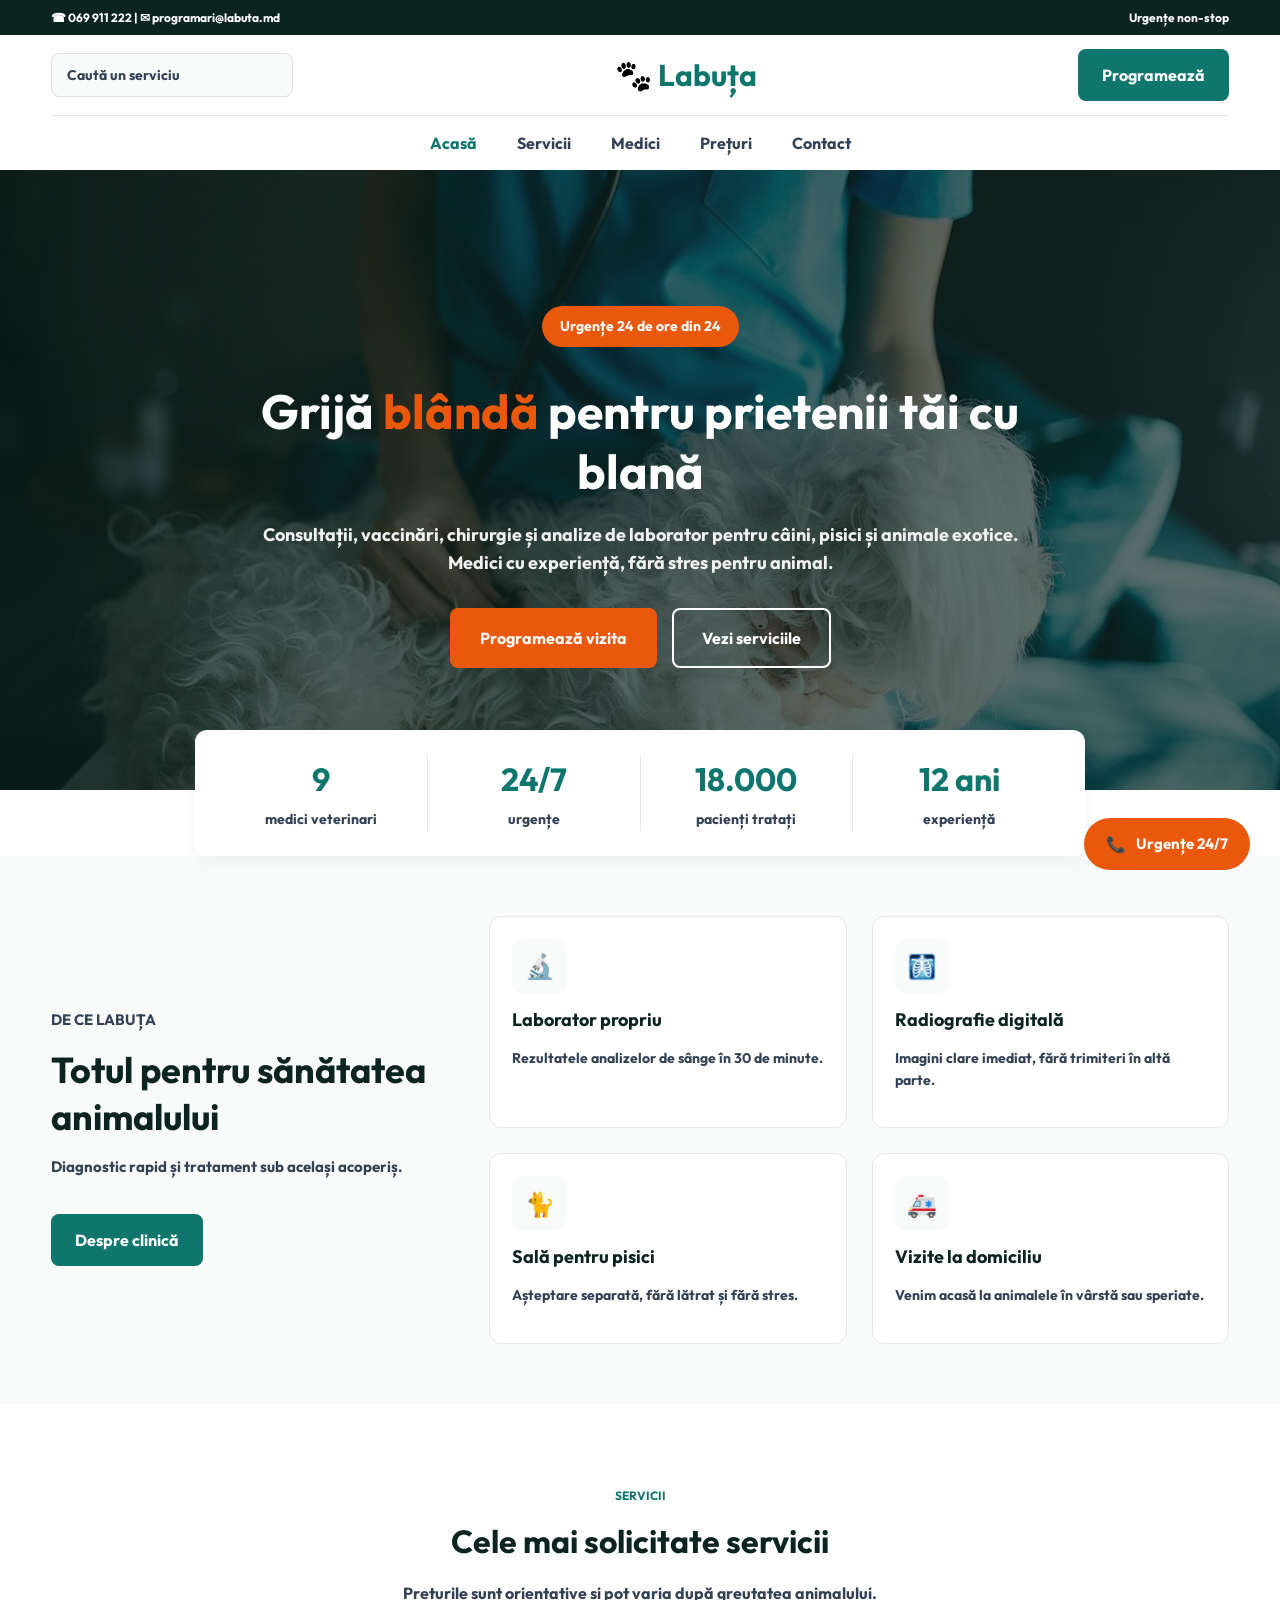
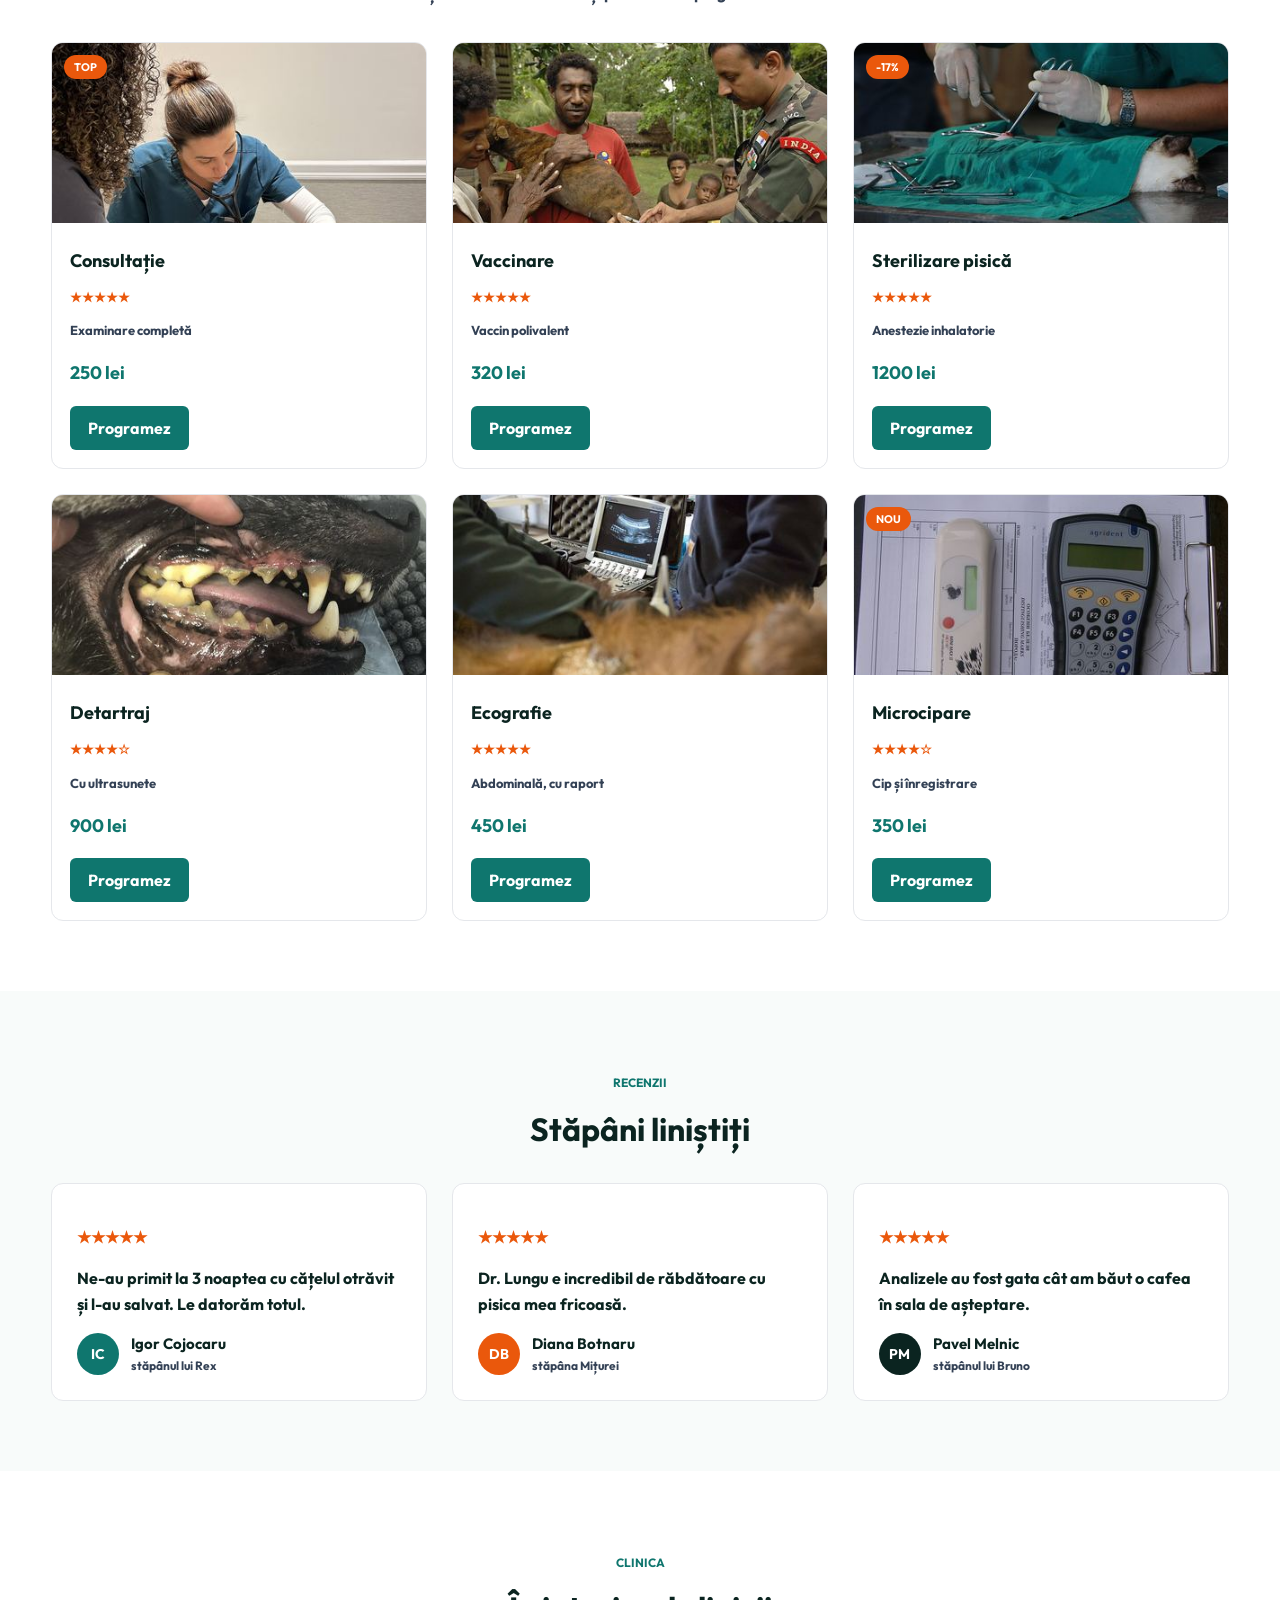
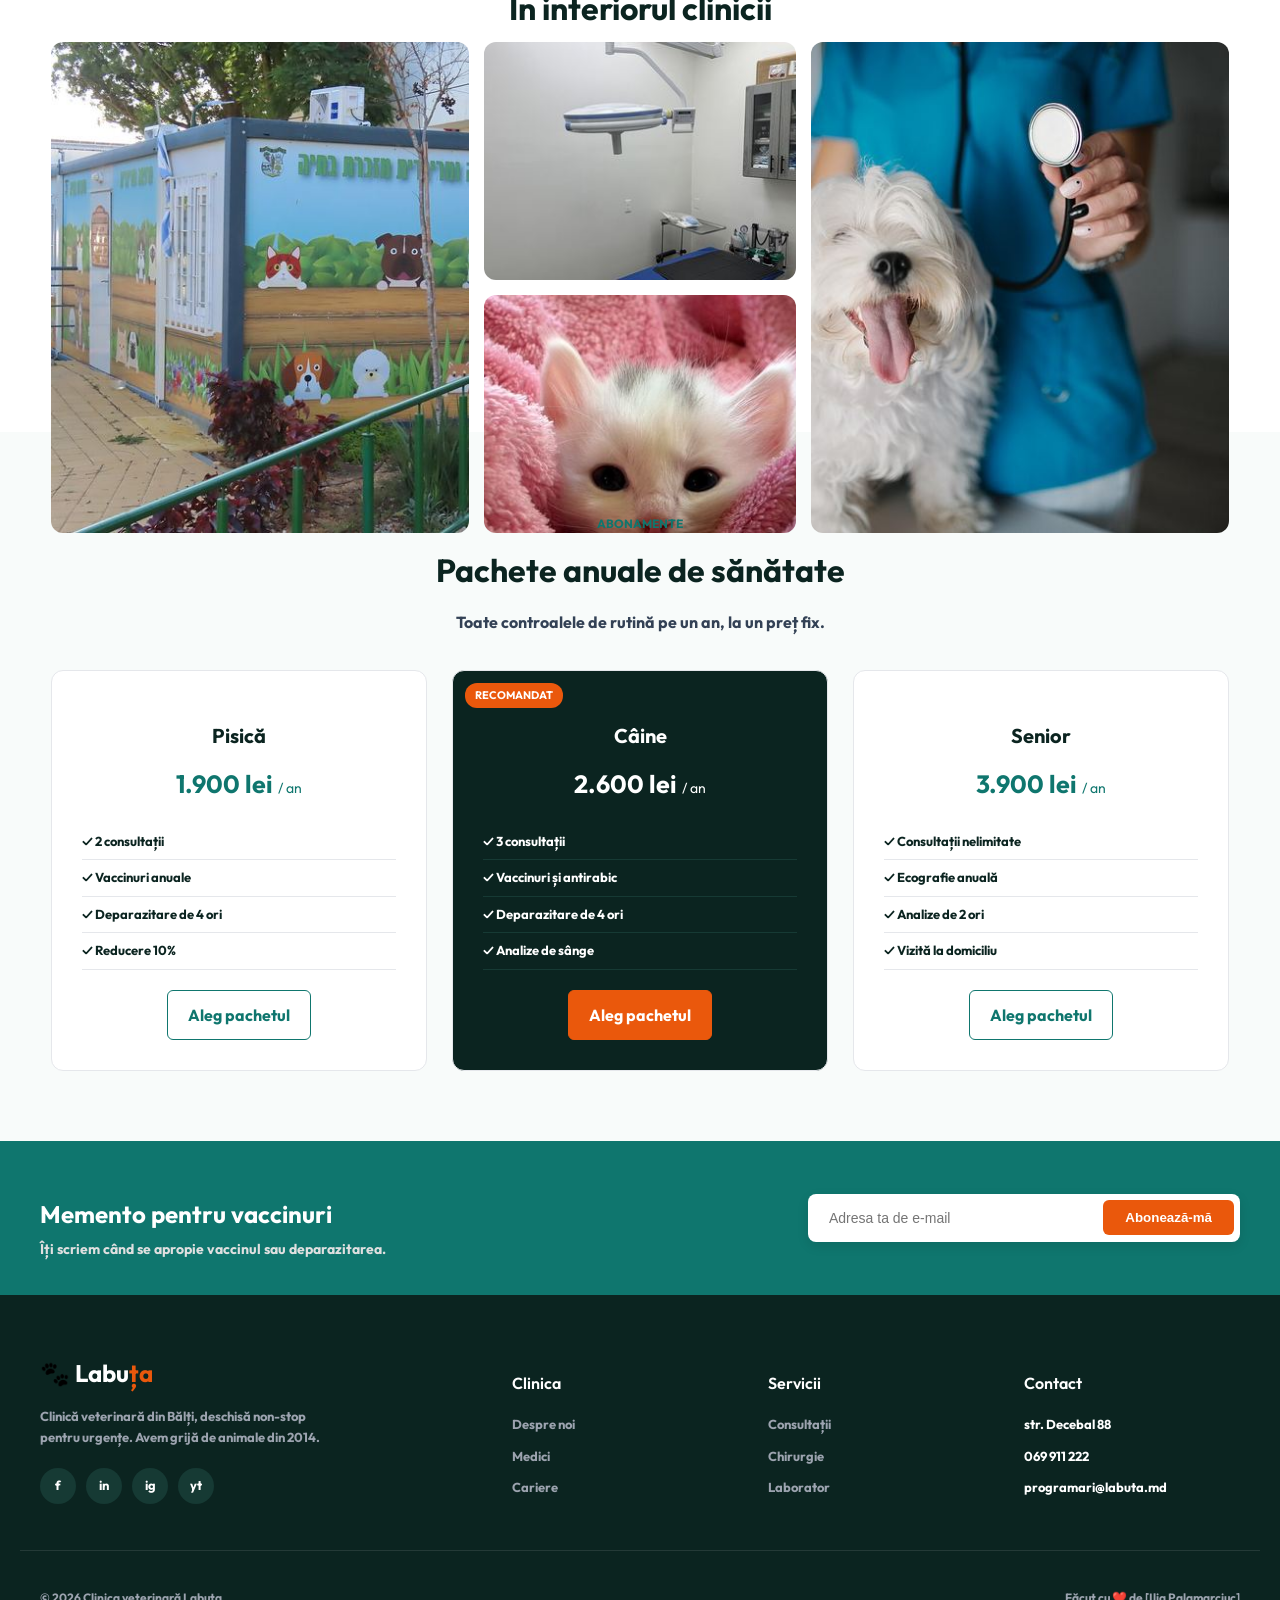
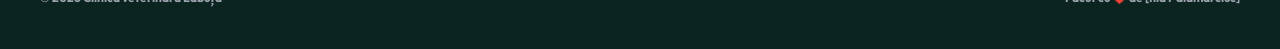
<file: index.html>
<!DOCTYPE html>
<html lang="ro">
<head>
    <meta charset="UTF-8">
    <meta name="viewport" content="width=device-width, initial-scale=1.0">
    <title>Labuța - Clinica Veterinară</title>
    <link rel="stylesheet" href="css/style.css">
</head>
<body>

    <!-- Верхняя полоса -->
    <div class="top-bar">
        <p>☎ 069 911 222 | ✉ programari@labuta.md</p>
        <p>Urgențe non-stop</p>
    </div>

    <!-- Шапка -->
    <div class="header">

        <div class="header-top">

            <div class="search">
                <p>Caută un serviciu</p>
            </div>

            <div class="logo">
                <h2><span class="paw-icon">🐾</span> Labuța</h2>
            </div>

            <div class="header-button">
                <a href="#contact">Programează</a>
            </div>

        </div>

        <!-- Навигация -->
        <div class="navigation">
            <div class="navigation-links">
                <a href="#home">Acasă</a>
                <a href="#services">Servicii</a>
                <a href="#about">Medici</a>
                <a href="#prices">Prețuri</a>
                <a href="#contact">Contact</a>
            </div>
        </div>

    </div>

    <!-- Главный экран -->
    <div class="hero" id="home">

        <img src="images/veterinarian-dog.jpg" alt="Medic veterinar si câine">

        <div class="hero-content">

            <p class="hero-label">Urgențe 24 de ore din 24</p>

            <h1>Grijă <span>blândă</span> pentru prietenii tăi cu blană</h1>

            <p class="hero-description">
                Consultații, vaccinări, chirurgie și analize de laborator
                pentru câini, pisici și animale exotice.
                Medici cu experiență, fără stres pentru animal.
            </p>

            <div class="hero-buttons">
                <a href="#contact">Programează vizita</a>
                <a href="#services">Vezi serviciile</a>
            </div>

        </div>

    </div>

    <!-- Статистика -->
    <div class="statistics">

        <div class="stat-item">
            <h2>9</h2>
            <p>medici veterinari</p>
        </div>

        <div class="stat-item">
            <h2>24/7</h2>
            <p>urgențe</p>
        </div>

        <div class="stat-item">
            <h2>18.000</h2>
            <p>pacienți tratați</p>
        </div>

        <div class="stat-item">
            <h2>12 ani</h2>
            <p>experiență</p>
        </div>

    </div>

    <!-- Почему мы -->
    <div class="about" id="about">

        <div class="about-content">

            <p class="section-label">DE CE LABUȚA</p>

            <h2>Totul pentru sănătatea animalului</h2>

            <p>Diagnostic rapid și tratament sub același acoperiș.</p>

            <a href="#contact">Despre clinică</a>

        </div>

        <!-- Преимущества -->
        <div class="features" id="features">

            <div class="feature-card">
                <div class="feature-icon">🔬</div>
                <h3>Laborator propriu</h3>
                <p>Rezultatele analizelor de sânge în 30 de minute.</p>
            </div>

            <div class="feature-card">
                <div class="feature-icon">🩻</div>
                <h3>Radiografie digitală</h3>
                <p>Imagini clare imediat, fără trimiteri în altă parte.</p>
            </div>

            <div class="feature-card">
                <div class="feature-icon">🐈</div>
                <h3>Sală pentru pisici</h3>
                <p>Așteptare separată, fără lătrat și fără stres.</p>
            </div>

            <div class="feature-card">
                <div class="feature-icon">🚑</div>
                <h3>Vizite la domiciliu</h3>
                <p>Venim acasă la animalele în vârstă sau speriate.</p>
            </div>

        </div>

    </div>

    <!-- Услуги -->
    <div class="services" id="services">

        <p class="section-label">SERVICII</p>

        <h2>Cele mai solicitate servicii</h2>

        <p>Prețurile sunt orientative și pot varia după greutatea animalului.</p>

        <div class="services-grid">
<div class="service-card">
    <span class="card-badge">TOP</span>
    <img src="images/consultation.jpg" alt="Consultație">
    <div class="service-content">
        <h3>Consultație</h3>
        <p>★★★★★</p>
        <p>Examinare completă</p>
        <p>250 lei</p>
        <a href="#contact">Programez</a>
    </div>
</div>

            <div class="service-card">
                <img src="images/vaccination.jpg" alt="Vaccinare">
                <div class="service-content">
                    <h3>Vaccinare</h3>
                    <p>★★★★★</p>
                    <p>Vaccin polivalent</p>
                    <p>320 lei</p>
                    <a href="#contact">Programez</a>
                </div>
            </div>

            <div class="service-card">
                <span class="card-badge">-17%</span>
                <img src="images/sterilization.jpg" alt="Sterilizare pisică">
                <div class="service-content">
                    <h3>Sterilizare pisică</h3>
                    <p>★★★★★</p>
                    <p>Anestezie inhalatorie</p>
                    <p>1200 lei</p>
                    <a href="#contact">Programez</a>
                </div>
            </div>

            <div class="service-card">
                <img src="images/dental.jpg" alt="Detartraj">
                <div class="service-content">
                    <h3>Detartraj</h3>
                    <p>★★★★☆</p>
                    <p>Cu ultrasunete</p>
                    <p>900 lei</p>
                    <a href="#contact">Programez</a>
                </div>
            </div>

            <div class="service-card">
                <img src="images/ecografie.jpg" alt="Ecografie">
                <div class="service-content">
                    <h3>Ecografie</h3>
                    <p>★★★★★</p>
                    <p>Abdominală, cu raport</p>
                    <p>450 lei</p>
                    <a href="#contact">Programez</a>
                </div>
            </div>

            <div class="service-card">
                <span class="card-badge">NOU</span>
                <img src="images/microchip.jpg" alt="Microcipare">
                <div class="service-content">
                    <h3>Microcipare</h3>
                    <p>★★★★☆</p>
                    <p>Cip și înregistrare</p>
                    <p>350 lei</p>
                    <a href="#contact">Programez</a>
                </div>
            </div>

        </div>

    </div>

    <!-- Отзывы -->
    <div class="reviews">

        <p class="section-label">RECENZII</p>

        <h2>Stăpâni liniștiți</h2>

        <div class="reviews-grid">

    <div class="review-card">
        <p>★★★★★</p>
        <p>Ne-au primit la 3 noaptea cu cățelul otrăvit și l-au salvat. Le datorăm totul.</p>
        <div class="review-author">
            <div class="author-avatar avatar-ic">IC</div>
            <div>
                <h3>Igor Cojocaru</h3>
                <p>stăpânul lui Rex</p>
            </div>
        </div>
    </div>

    <div class="review-card">
        <p>★★★★★</p>
        <p>Dr. Lungu e incredibil de răbdătoare cu pisica mea fricoasă.</p>
        <div class="review-author">
            <div class="author-avatar avatar-db">DB</div>
            <div>
                <h3>Diana Botnaru</h3>
                <p>stăpâna Mițurei</p>
            </div>
        </div>
    </div>

    <div class="review-card">
        <p>★★★★★</p>
        <p>Analizele au fost gata cât am băut o cafea în sala de așteptare.</p>
        <div class="review-author">
            <div class="author-avatar avatar-pm">PM</div>
            <div>
                <h3>Pavel Melnic</h3>
                <p>stăpânul lui Bruno</p>
            </div>
        </div>
    </div>

</div>

    </div>

    <!-- Галерея -->
    <div class="gallery">

        <p class="section-label">CLINICA</p>

        <h2>În interiorul clinicii</h2>

        <div class="gallery-grid">
            <img src="images/clinic.jpg" alt="Fațada clinicii">
            <div class="gallery-col">
                <img src="images/cabinet.jpg" alt="Cabinet veterinar">
                <img src="images/kitten.jpg" alt="Pisoi">
            </div>
            <img src="images/dog.jpg" alt="Examinarea unui câine">
        </div>

    </div>

    <!-- Тарифы -->
    <div class="pricing" id="prices">

        <p class="section-label">ABONAMENTE</p>

        <h2>Pachete anuale de sănătate</h2>

        <p>Toate controalele de rutină pe un an, la un preț fix.</p>

        <div class="pricing-grid">

            <div class="price-card">
                <h3>Pisică</h3>
                <h2>1.900 lei <span>/ an</span></h2>
                <ul>
                    <li>✓ 2 consultații</li>
                    <li>✓ Vaccinuri anuale</li>
                    <li>✓ Deparazitare de 4 ori</li>
                    <li>✓ Reducere 10%</li>
                </ul>
                <a href="#contact">Aleg pachetul</a>
            </div>

            <div class="price-card">
                <span class="card-badge">RECOMANDAT</span>
                <h3>Câine</h3>
                <h2>2.600 lei <span>/ an</span></h2>
                <ul>
                    <li>✓ 3 consultații</li>
                    <li>✓ Vaccinuri și antirabic</li>
                    <li>✓ Deparazitare de 4 ori</li>
                    <li>✓ Analize de sânge</li>
                </ul>
                <a href="#contact">Aleg pachetul</a>
            </div>

            <div class="price-card">
                <h3>Senior</h3>
                <h2>3.900 lei <span>/ an</span></h2>
                <ul>
                    <li>✓ Consultații nelimitate</li>
                    <li>✓ Ecografie anuală</li>
                    <li>✓ Analize de 2 ori</li>
                    <li>✓ Vizită la domiciliu</li>
                </ul>
                <a href="#contact">Aleg pachetul</a>
            </div>

        </div>

    </div>

    <!-- Футер и напоминание о вакцинации -->
    <footer class="footer-section">

        <!-- Баннер напоминания о вакцинах -->
        <div class="newsletter-banner" id="contact">
            <div class="container newsletter-content">
                <div class="newsletter-text">
                    <h2>Memento pentru vaccinuri</h2>
                    <p>Îți scriem când se apropie vaccinul sau deparazitarea.</p>
                </div>
                <form class="newsletter-form">
                    <input type="email" placeholder="Adresa ta de e-mail" required>
                    <button type="submit" class="btn-subscribe">Abonează-mă</button>
                </form>
            </div>
        </div>

        <!-- Основной подвал -->
        <div class="footer-main">
            <div class="container footer-grid">

                <!-- О компании -->
                <div class="footer-col about-col">
                    <div class="footer-logo">
                        <span class="paw-icon">🐾</span> Labu<span>ța</span>
                    </div>
                    <p class="footer-desc">
                        Clinică veterinară din Bălți, deschisă non-stop
                        pentru urgențe. Avem grijă de animale din 2014.
                    </p>
                    <div class="social-icons">
                        <a href="#" aria-label="Facebook">f</a>
                        <a href="#" aria-label="LinkedIn">in</a>
                        <a href="#" aria-label="Instagram">ig</a>
                        <a href="#" aria-label="YouTube">yt</a>
                    </div>
                </div>

                <!-- Клиника -->
                <div class="footer-col">
                    <h3>Clinica</h3>
                    <ul>
                        <li><a href="#about">Despre noi</a></li>
                        <li><a href="#about">Medici</a></li>
                        <li><a href="#contact">Cariere</a></li>
                    </ul>
                </div>

                <!-- Услуги -->
                <div class="footer-col">
                    <h3>Servicii</h3>
                    <ul>
                        <li><a href="#services">Consultații</a></li>
                        <li><a href="#services">Chirurgie</a></li>
                        <li><a href="#services">Laborator</a></li>
                    </ul>
                </div>

                <!-- Контакты -->
                <div class="footer-col">
                    <h3>Contact</h3>
                    <ul>
                        <li>str. Decebal 88</li>
                        <li>069 911 222</li>
                        <li>programari@labuta.md</li>
                    </ul>
                </div>

            </div>

            <!-- Нижняя строка копирайта -->
            <div class="container footer-bottom">
                <p>© 2026 Clinica veterinară Labuța</p>
                <p>Făcut cu ❤️ de [Ilia Palamarciuc]</p>
            </div>

        </div>

    </footer>
<!-- Кнопка экстренной связи -->
<a href="tel:069911222" class="fixed-emergency-btn">
    <span class="emergency-icon">📞</span>
    <span>Urgențe 24/7</span>
</a>
    
</body>
</html>
</file>
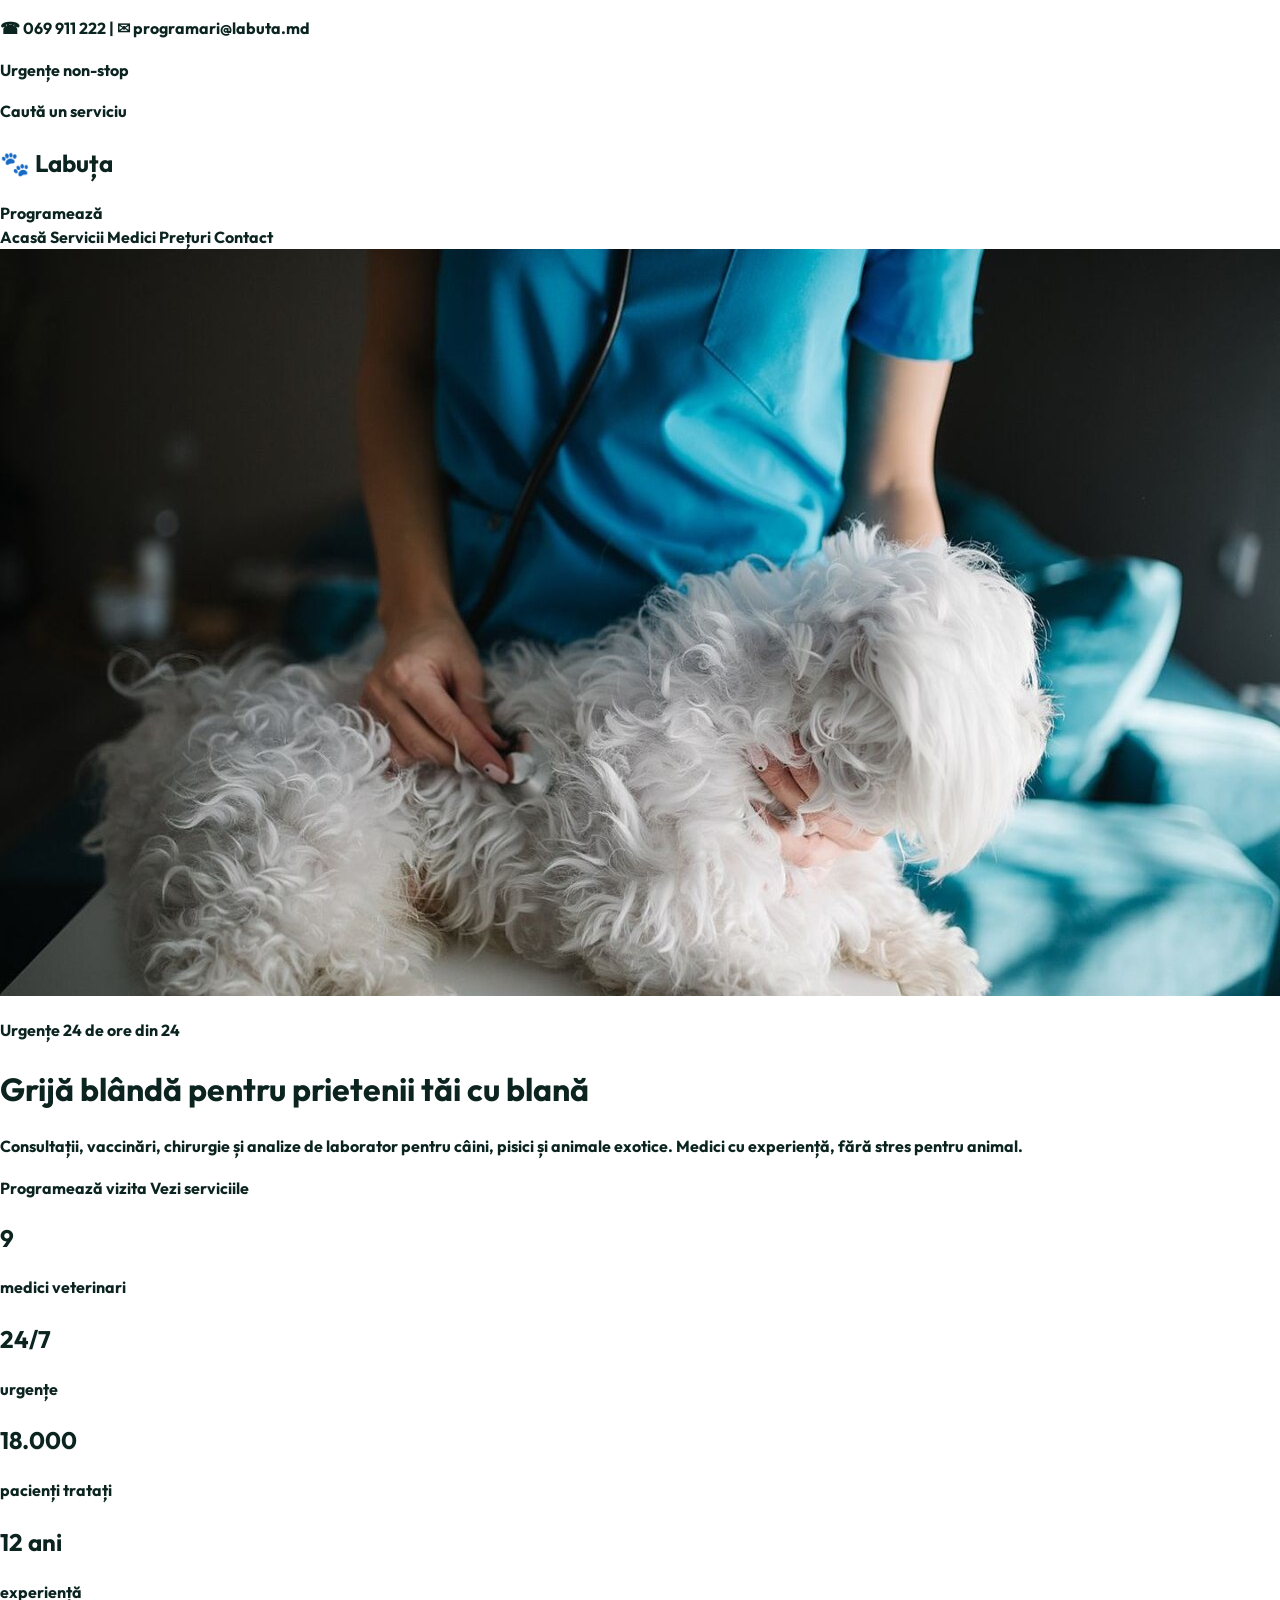
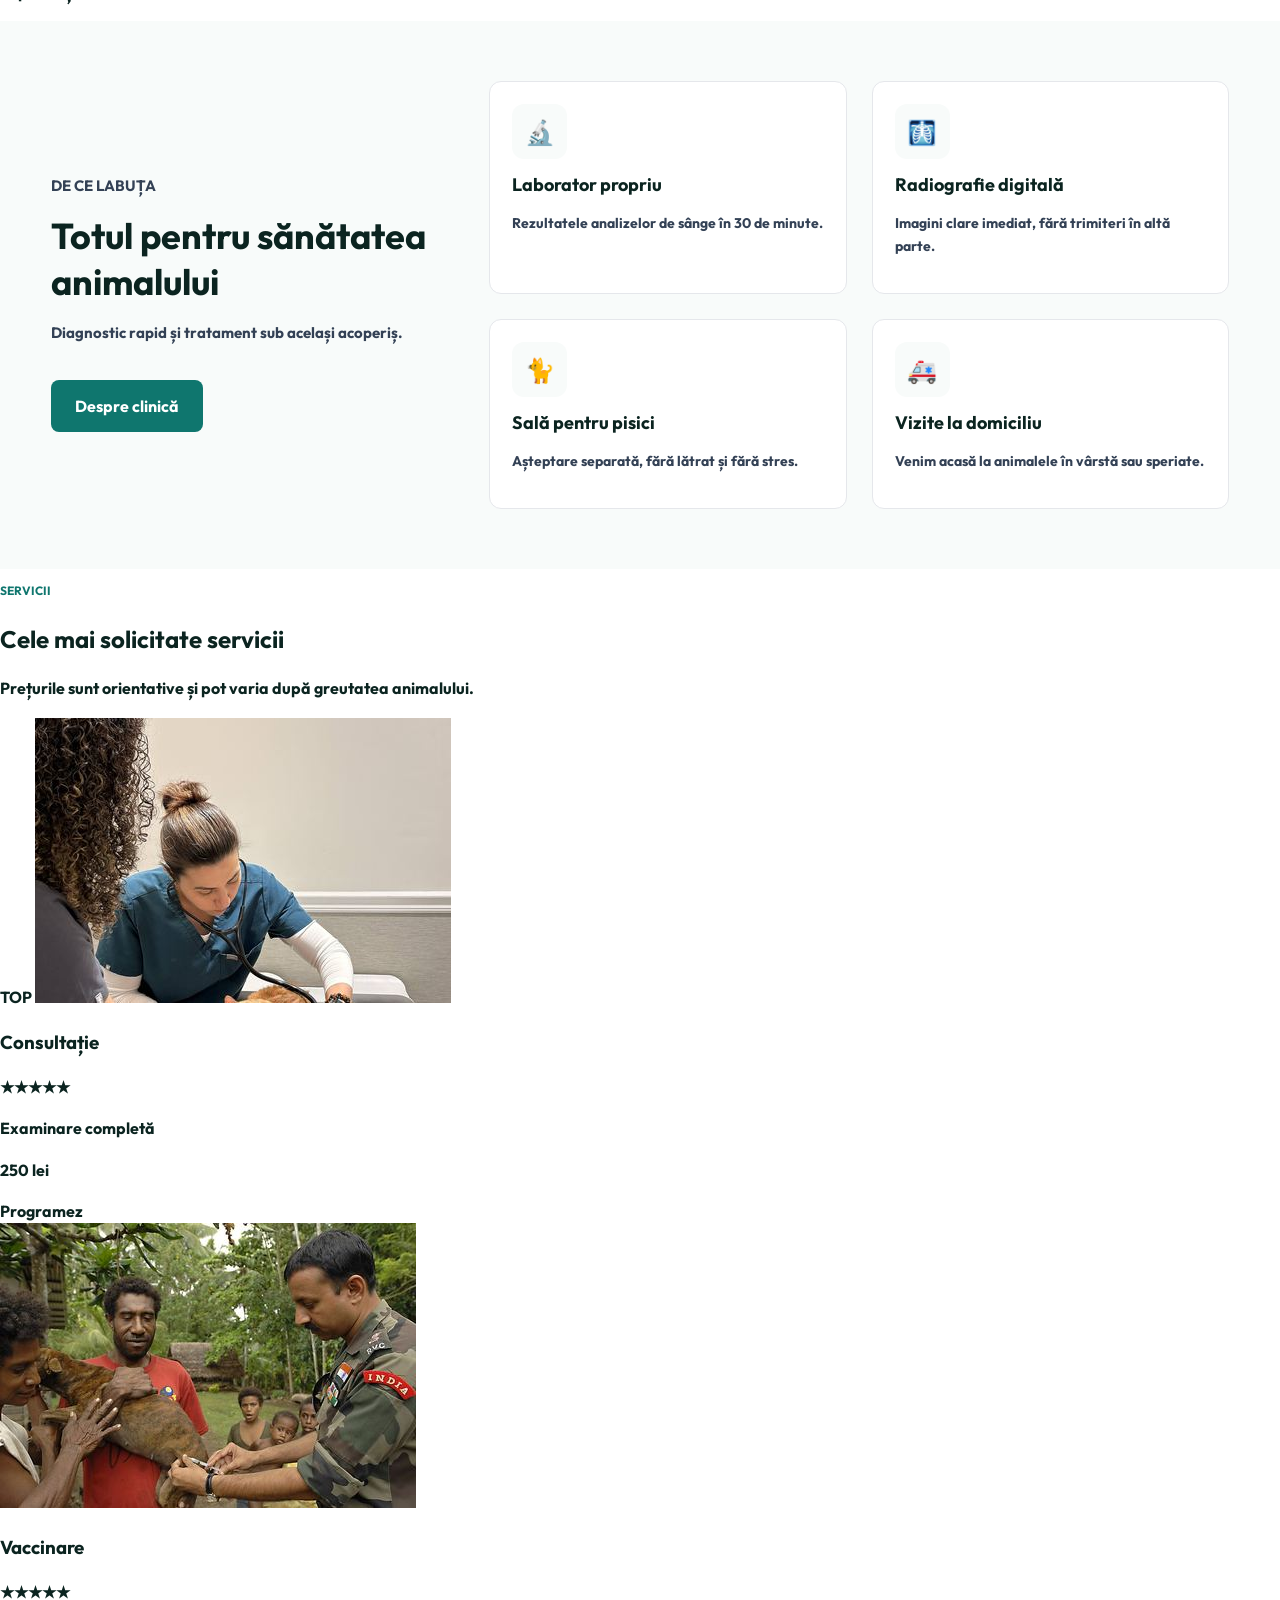
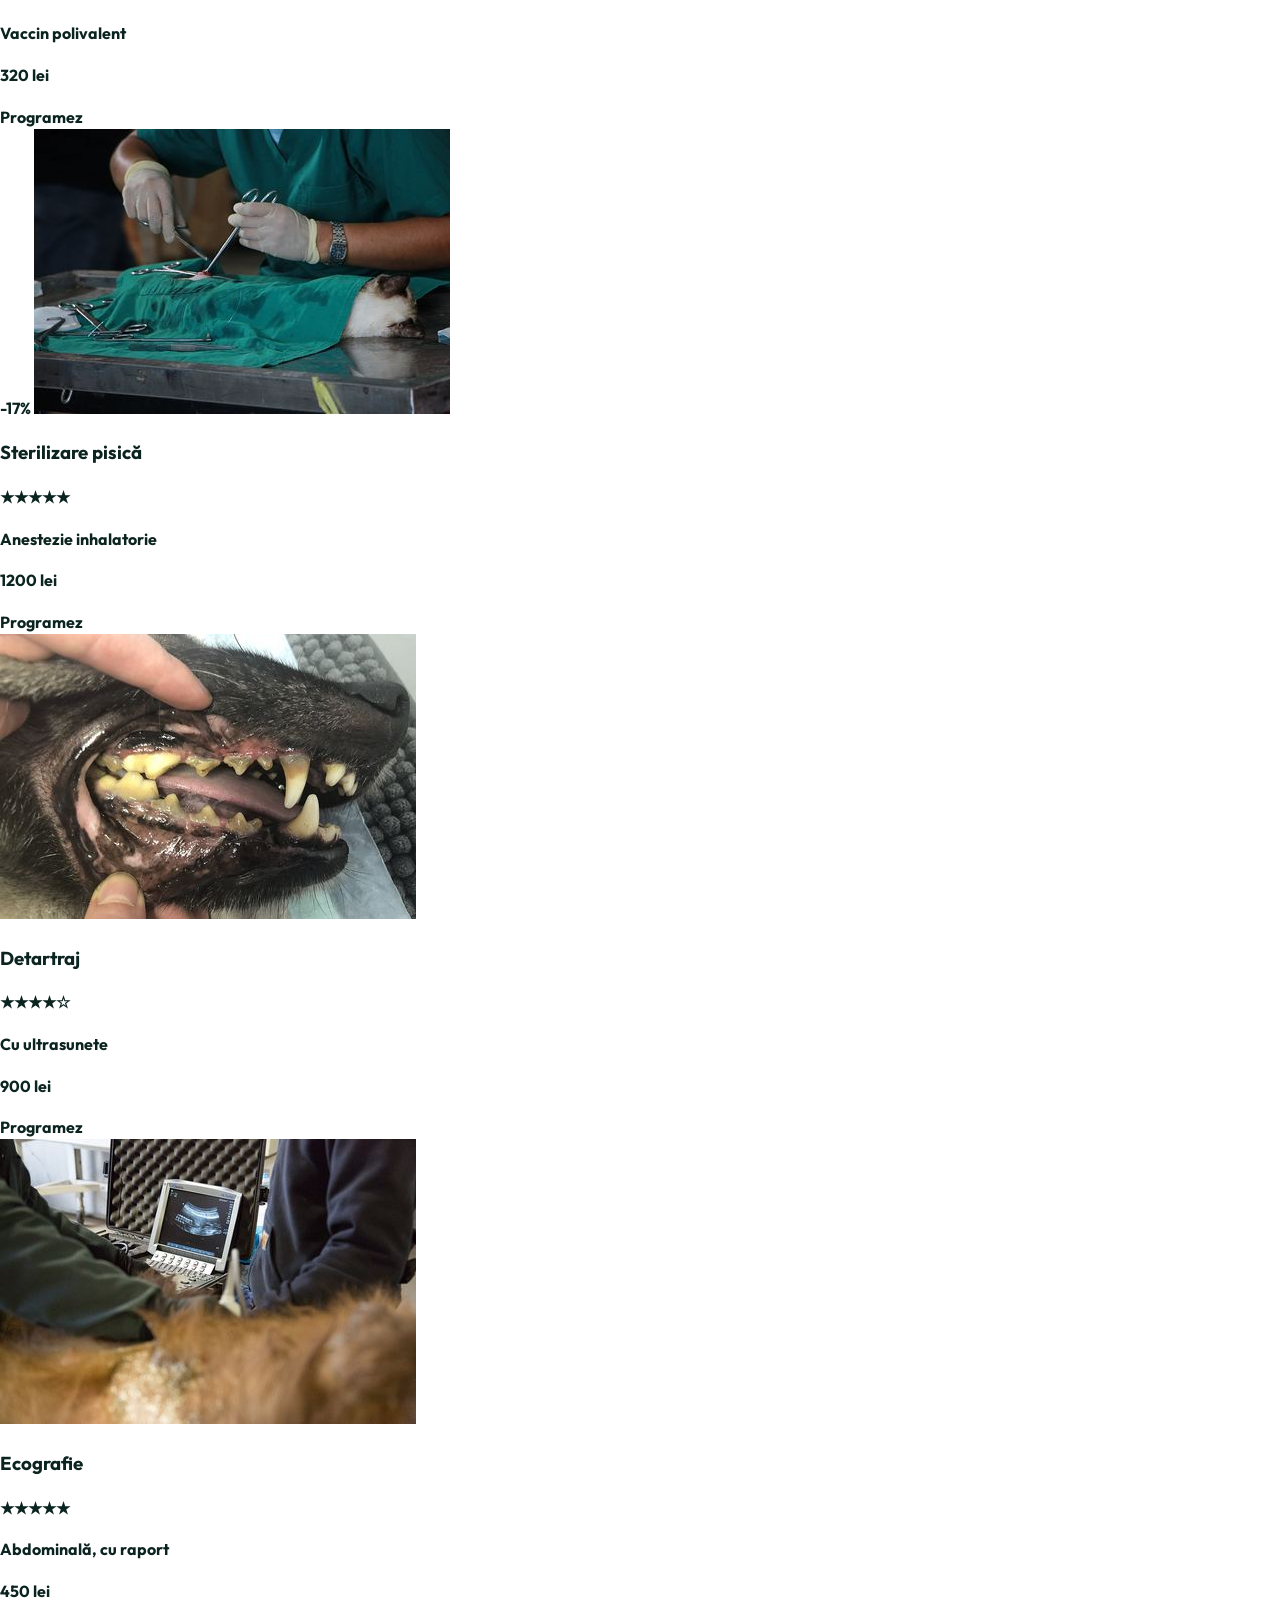
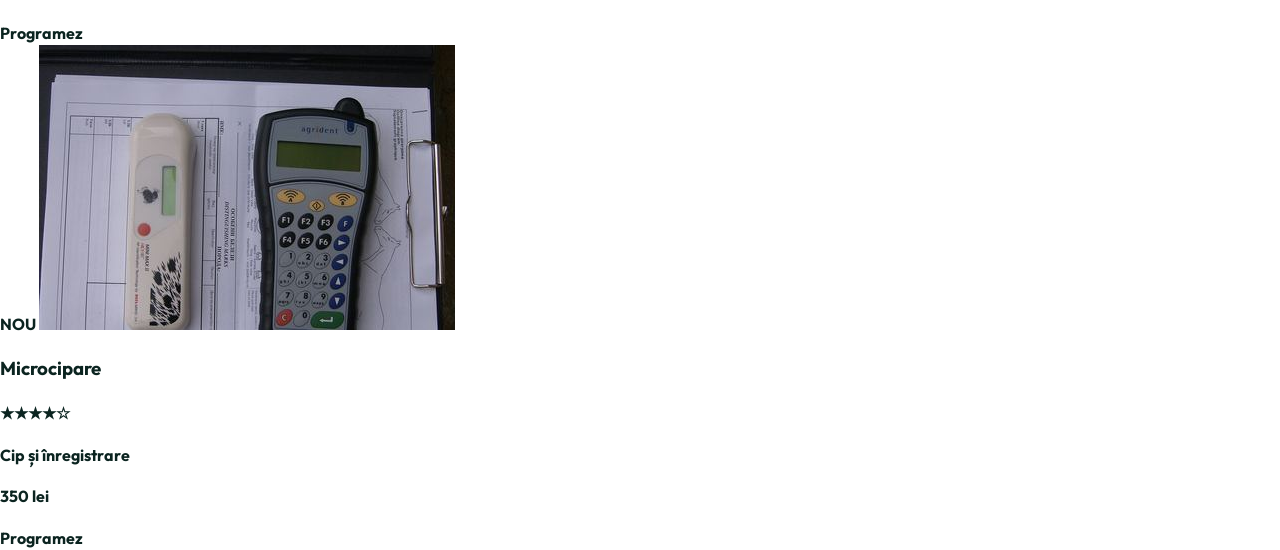
<file: labuta.html>
<!DOCTYPE html>
<html>

<head>
    <meta charset="UTF-8">
    <meta name="viewport" content="width=device-width, initial-scale=1.0">
    <title>Labuța - Clinica Veterinară</title>
    <link rel="stylesheet" href="labuta.css">
</head>
<body>

    <!-- Верхняя полоса -->
    <div class="top-bar">
        <p>☎ 069 911 222 | ✉ programari@labuta.md</p>
        <p>Urgențe non-stop</p>
    </div>

    <!-- Шапка -->
    <div class="header">
        <div class="header-top">
            <div class="search">
                <p>Caută un serviciu</p>
            </div>

            <div class="logo">
                <h2><span class="paw-icon">🐾</span> Labuța</h2>
            </div>

            <div class="header-button">
                <a href="#contact">Programează</a>
            </div>
        </div>

        <!-- Навигация -->
        <div class="navigation">
            <div class="navigation-links">
                <a href="#home">Acasă</a>
                <a href="#services">Servicii</a>
                <a href="#about">Medici</a>
                <a href="#prices">Prețuri</a>
                <a href="#contact">Contact</a>
            </div>
        </div>
    </div>

    <!-- Главный экран -->
    <div class="hero" id="home">
        <img src="images/veterinarian-dog.jpg" alt="Medic veterinar si câine">

        <div class="hero-content">
            <p class="hero-label">Urgențe 24 de ore din 24</p>

            <h1>Grijă <span>blândă</span> pentru prietenii tăi cu blană</h1>

            <p class="hero-description">
                Consultații, vaccinări, chirurgie și analize de laborator
                pentru câini, pisici și animale exotice.
                Medici cu experiență, fără stres pentru animal.
            </p>

            <div class="hero-buttons">
                <a href="#contact">Programează vizita</a>
                <a href="#services">Vezi serviciile</a>
            </div>
        </div>
    </div>

    <!-- Статистика -->
    <div class="statistics">
        <div class="stat-item">
            <h2>9</h2>
            <p>medici veterinari</p>
        </div>

        <div class="stat-item">
            <h2>24/7</h2>
            <p>urgențe</p>
        </div>

        <div class="stat-item">
            <h2>18.000</h2>
            <p>pacienți tratați</p>
        </div>

        <div class="stat-item">
            <h2>12 ani</h2>
            <p>experiență</p>
        </div>
    </div>

        <!-- Почему мы -->
    <div class="about" id="about">

        <div class="about-content">

            <p class="section-label">DE CE LABUȚA</p>

            <h2>Totul pentru sănătatea animalului</h2>

            <p>Diagnostic rapid și tratament sub același acoperiș.</p>

            <a href="#contact">Despre clinică</a>

        </div>

        <!-- Преимущества -->
        <div class="features" id="features">

            <div class="feature-card">
                <div class="feature-icon">🔬</div>
                <h3>Laborator propriu</h3>
                <p>Rezultatele analizelor de sânge în 30 de minute.</p>
            </div>

            <div class="feature-card">
                <div class="feature-icon">🩻</div>
                <h3>Radiografie digitală</h3>
                <p>Imagini clare imediat, fără trimiteri în altă parte.</p>
            </div>

            <div class="feature-card">
                <div class="feature-icon">🐈</div>
                <h3>Sală pentru pisici</h3>
                <p>Așteptare separată, fără lătrat și fără stres.</p>
            </div>

            <div class="feature-card">
                <div class="feature-icon">🚑</div>
                <h3>Vizite la domiciliu</h3>
                <p>Venim acasă la animalele în vârstă sau speriate.</p>
            </div>

        </div>

    </div>

    <!-- Услуги -->
    <div class="services" id="services">

        <p class="section-label">SERVICII</p>

        <h2>Cele mai solicitate servicii</h2>

        <p>Prețurile sunt orientative și pot varia după greutatea animalului.</p>

        <div class="services-grid">
            <div class="service-card">
                <span class="card-badge">TOP</span>
                <img src="images/consultation.jpg" alt="Consultație">
                <div class="service-content">
                    <h3>Consultație</h3>
                    <p>★★★★★</p>
                    <p>Examinare completă</p>
                    <p>250 lei</p>
                    <a href="#contact">Programez</a>
                </div>
            </div>

            <div class="service-card">
                <img src="images/vaccination.jpg" alt="Vaccinare">
                <div class="service-content">
                    <h3>Vaccinare</h3>
                    <p>★★★★★</p>
                    <p>Vaccin polivalent</p>
                    <p>320 lei</p>
                    <a href="#contact">Programez</a>
                </div>
            </div>

            <div class="service-card">
                <span class="card-badge">-17%</span>
                <img src="images/sterilization.jpg" alt="Sterilizare pisică">
                <div class="service-content">
                    <h3>Sterilizare pisică</h3>
                    <p>★★★★★</p>
                    <p>Anestezie inhalatorie</p>
                    <p>1200 lei</p>
                    <a href="#contact">Programez</a>
                </div>
            </div>

            <div class="service-card">
                <img src="images/dental.jpg" alt="Detartraj">
                <div class="service-content">
                    <h3>Detartraj</h3>
                    <p>★★★★☆</p>
                    <p>Cu ultrasunete</p>
                    <p>900 lei</p>
                    <a href="#contact">Programez</a>
                </div>
            </div>

            <div class="service-card">
                <img src="images/ecografie.jpg" alt="Ecografie">
                <div class="service-content">
                    <h3>Ecografie</h3>
                    <p>★★★★★</p>
                    <p>Abdominală, cu raport</p>
                    <p>450 lei</p>
                    <a href="#contact">Programez</a>
                </div>
            </div>

            <div class="service-card">
                <span class="card-badge">NOU</span>
                <img src="images/microchip.jpg" alt="Microcipare">
                <div class="service-content">
                    <h3>Microcipare</h3>
                    <p>★★★★☆</p>
                    <p>Cip și înregistrare</p>
                    <p>350 lei</p>
                    <a href="#contact">Programez</a>
                </div>
            </div>
        </div>
    </div>
</body>

</html>
</file>
<file: css/style.css>
/* Общие настройки */
@import url('https://fonts.googleapis.com/css2?family=Outfit:wght@700&display=swap');
body {
    margin: 0;
    padding: 0;

    color: #0B2420;
    background-color: #ffffff;
    line-height: 1.5;
    font-family: 'Outfit', sans-serif;
    font-weight: 700;
}


a {
    color: inherit;
    text-decoration: none;
}

p {
    line-height: 1.6;
}

.container {
    max-width: 1200px;
    margin: 0 auto;
    padding: 0 20px;
}

/* Верхняя полоса */
.top-bar {
    background-color: #0B2420;
    color: #ffffff;
    padding: 8px 4%;
    display: flex;
    justify-content: space-between;
    align-items: center;
    font-size: 12px;
}

.top-bar p {
    margin: 0;
}

/* Шапка */
.header {
    background-color: #ffffff;
    padding: 0 4%;
}

.header-top {
    min-height: 80px;
    display: flex;
    justify-content: space-between;
    align-items: center;
    border-bottom: 1px solid #e5e7eb;
}

.search {
    width: 210px;
    padding: 0 15px;
    background-color: #f8fbfa;
    border: 1px solid #e0e0e0;
    border-radius: 8px;
    color: #334155;
    font-size: 14px;
}

.search p {
    margin: 10px 0;
}

.logo h2 {
    margin: 0;
    font-size: 30px;
    color: #0F766E;
}

.header-button a {
    display: inline-block;
    background-color: #0F766E;
    color: #ffffff;
    padding: 14px 24px;
    border-radius: 8px;
    font-weight: bold;
}

/* Навигация */
.navigation {
    padding: 15px 0;
}

.navigation-links {
    display: flex;
    justify-content: center;
    align-items: center;
    gap: 40px;
}

.navigation-links a {
    color: #334155;
    font-size: 16px;
}

.navigation-links a:first-child {
    color: #0F766E;
    font-weight: bold;
}

/* Главный блок */
.hero {
    position: relative;
    min-height: 620px;
    background-color: #0B2420;
    display: flex;
    justify-content: center;
    align-items: center;
    text-align: center;
    padding: 0 8%;
    color: #ffffff;
    overflow: hidden;
}

.hero > img {
    position: absolute;
    width: 100%;
    height: 100%;
    top: 0;
    left: 0;
    object-fit: cover;
    z-index: 0;
}

.hero::before {
    content: "";
    position: absolute;
    width: 100%;
    height: 100%;
    top: 0;
    left: 0;
    background-color: rgba(11, 36, 32, 0.65);
    z-index: 1;
}

.hero-content {
    position: relative;
    z-index: 2;
    max-width: 800px;
}

.hero-label {
    display: inline-block;
    background-color: #EA580C;
    color: #ffffff;
    padding: 9px 18px;
    border-radius: 25px;
    font-size: 14px;
    font-weight: bold;
}

.hero h1 {
    font-size: 48px;
    line-height: 1.25;
    margin: 20px 0;
    color: #ffffff;
}

.hero h1 span {
    color: #EA580C;
}

.hero-description {
    font-size: 18px;
    color: #F0F3F2;
    margin-bottom: 30px;
}

.hero-buttons {
    display: flex;
    justify-content: center;
    align-items: center;
    gap: 15px;
}

.hero-buttons a {
    display: inline-block;
    padding: 16px 28px;
    border: 2px solid #ffffff;
    border-radius: 8px;
    font-weight: bold;
}

.hero-buttons a:first-child {
    background-color: #EA580C;
    border-color: #EA580C;
}

/* Статистика */
.statistics {
    position: relative;
    z-index: 3;
    max-width: 850px;
    margin: -60px auto 0;
    padding: 25px 20px;
    background-color: #ffffff;
    border-radius: 12px;
    display: flex;
    justify-content: space-around;
    align-items: center;
    box-shadow: 0 4px 20px rgba(0,0,0,0.05);
}

.stat-item {
    flex: 1;
    text-align: center;
    border-right: 1px solid #e5e7eb;
}

.stat-item:last-child {
    border-right: none;
}

.stat-item h2 {
    margin: 0;
    color: #0F766E;
    font-size: 32px;
}

.stat-item p {
    margin: 5px 0 0;
    color: #334155;
    font-size: 14px;
}

/* Клиника */
.about {
    background-color: #f8fbfa;
    padding: 60px 4%;
    display: flex;
    justify-content: space-between;
    align-items: center;
    gap: 40px;
}

.about-content {
    width: 35%;
}

.section-label {
    color: #0F766E;
    font-size: 12px;
    font-weight: bold;
}

.about-content h2 {
    font-size: 36px;
    line-height: 1.3;
    margin: 10px 0;
    color: #0B2420;
}

.about-content p {
    color: #334155;
    font-size: 15px;
}

.about-content a {
    display: inline-block;
    margin-top: 20px;
    padding: 14px 24px;
    background-color: #0F766E;
    color: #ffffff;
    border-radius: 8px;
    font-weight: bold;
}

/* Карточки преимуществ */
.features {
    width: 65%;
    display: grid;
    grid-template-columns: repeat(2, 1fr);
    gap: 25px;
}

.feature-card {
    background-color: #ffffff;
    padding: 22px;
    border: 1px solid #e5e7eb;
    border-radius: 12px;
}

.feature-icon {
    width: 55px;
    height: 55px;
    background-color: #f8fbfa;
    border-radius: 12px;
    margin-bottom: 12px;
    display: flex;
    align-items: center;
    justify-content: center;
    font-size: 24px;
}

.feature-card h3 {
    font-size: 18px;
    margin: 8px 0;
    color: #0B2420;
}

.feature-card p {
    color: #334155;
    font-size: 14px;
}

/* Заголовки разделов */
.services,
.reviews,
.gallery,
.pricing {
    padding: 70px 4%;
}

.services > .section-label,
.reviews > .section-label,
.gallery > .section-label,
.pricing > .section-label {
    text-align: center;
}

.services > h2,
.reviews > h2,
.gallery > h2,
.pricing > h2 {
    text-align: center;
    font-size: 32px;
    margin: 10px 0;
    color: #0B2420;
}

.services > p:not(.section-label),
.pricing > p:not(.section-label) {
    text-align: center;
    color: #334155;
    margin-bottom: 35px;
}

/* Карточки услуг */
.services-grid {
    display: grid;
    grid-template-columns: repeat(3, 1fr);
    gap: 25px;
}

.service-card {
    position: relative;
    background-color: #ffffff;
    border: 1px solid #e5e7eb;
    border-radius: 12px;
    overflow: hidden;
}

.service-card > img {
    width: 100%;
    height: 180px;
    object-fit: cover;
}

.service-content {
    padding: 18px;
}

.service-content h3 {
    font-size: 18px;
    margin: 0;
    color: #0B2420;
}

.service-content p {
    font-size: 13px;
    color: #334155;
}

.service-content p:nth-of-type(1) {
    color: #EA580C;
}

.service-content p:nth-of-type(3) {
    font-size: 18px;
    color: #0F766E;
    font-weight: bold;
}

.service-content a {
    display: inline-block;
    padding: 10px 18px;
    background-color: #0F766E;
    color: #ffffff;
    border-radius: 6px;
}

.card-badge {
    position: absolute;
    top: 12px;
    left: 12px;
    background-color: #EA580C;
    color: #ffffff;
    padding: 4px 10px;
    border-radius: 12px;
    font-size: 11px;
    font-weight: bold;
}

/* Отзывы */
.reviews {
    background-color: #f8fbfa;
}

.reviews-grid {
    display: grid;
    grid-template-columns: repeat(3, 1fr);
    gap: 25px;
    margin-top: 30px;
}

.review-card {
    background-color: #ffffff;
    padding: 25px;
    border: 1px solid #e5e7eb;
    border-radius: 12px;
}

.review-card p:first-child {
    color: #EA580C;
}

.review-card h3 {
    font-size: 15px;
    margin-top: 15px;
    color: #0B2420;
}

.review-card p:last-child {
    color: #334155;
    font-size: 12px;
}

/* Галерея */
.gallery-grid {
    display: grid;
    grid-template-columns: 2fr 1.5fr 2fr;
    gap: 15px;
    height: 320px;
}

.gallery-col {
    display: flex;
    flex-direction: column;
    gap: 15px;
}

.gallery-grid img {
    width: 100%;
    height: 100%;
    object-fit: cover;
    border-radius: 12px;
}

/* Тарифы */
.pricing {
    background-color: #f8fbfa;
}

.pricing-grid {
    display: grid;
    grid-template-columns: repeat(3, 1fr);
    gap: 25px;
}

.price-card {
    position: relative;
    background-color: #ffffff;
    border: 1px solid #e5e7eb;
    border-radius: 12px;
    padding: 30px;
    text-align: center;
}

.price-card h3 {
    font-size: 20px;
    margin-bottom: 10px;
}

.price-card h2 {
    font-size: 25px;
    margin: 15px 0;
    color: #0F766E;
}

.price-card h2 span {
    font-size: 14px;
    font-weight: normal;
    color: inherit;
}

.price-card ul {
    list-style: none;
    text-align: left;
    margin: 20px 0;
    padding: 0;
}

.price-card li {
    padding: 8px 0;
    border-bottom: 1px solid #e5e7eb;
    font-size: 13px;
}

.price-card > a {
    display: inline-block;
    padding: 12px 20px;
    border: 1px solid #0F766E;
    color: #0F766E;
    border-radius: 6px;
}

.price-card:nth-child(2) {
    background-color: #0B2420;
    color: #ffffff;
}

.price-card:nth-child(2) h3,
.price-card:nth-child(2) h2,
.price-card:nth-child(2) li {
    color: #ffffff;
    border-bottom-color: #163A34;
}

.price-card:nth-child(2) a {
    background-color: #EA580C;
    color: #ffffff;
    border-color: #EA580C;
}

/* Баннер напоминания о вакцинах */
.newsletter-banner {
    background-color: #0F766E;
    color: #ffffff;
    padding: 35px 0;
}

.newsletter-content {
    display: flex;
    justify-content: space-between;
    align-items: center;
    gap: 30px;
}

.newsletter-text h2 {
    font-size: 24px;
    font-weight: 700;
    margin-bottom: 6px;
    color: #ffffff;
}

.newsletter-text p {
    font-size: 14px;
    color: #e0e0e0;
    margin: 0;
}

.newsletter-form {
    display: flex;
    align-items: center;
    gap: 10px;
    background-color: #ffffff;
    padding: 6px;
    border-radius: 8px;
    width: 420px;
    box-shadow: 0 4px 12px rgba(0, 0, 0, 0.1);
}

.newsletter-form input {
    flex: 1;
    border: none;
    padding: 10px 15px;
    font-size: 14px;
    outline: none;
    color: #0B2420;
}

.btn-subscribe {
    display: inline-block;
    background-color: #EA580C;
    color: #ffffff;
    border: none;
    padding: 10px 22px;
    font-weight: 600;
    border-radius: 6px;
    text-align: center;
    cursor: pointer;
}

.btn-subscribe:hover {
    background-color: #C2410C;
}

/* Основной футер */
.footer-main {
    background-color: #0B2420;
    color: #ffffff;
    padding: 60px 0 30px;
}

.footer-grid {
    display: grid;
    grid-template-columns: 2fr 1fr 1fr 1fr;
    gap: 40px;
    padding-bottom: 40px;
    border-bottom: 1px solid rgba(255, 255, 255, 0.1);
}

.footer-logo {
    font-size: 24px;
    font-weight: bold;
    margin-bottom: 15px;
    color: #ffffff;
}

.footer-logo span {
    color: #EA580C;
}

.footer-desc {
    font-size: 13px;
    color: #9ca3af;
    line-height: 1.6;
    margin-bottom: 20px;
    max-width: 280px;
}

/* Иконки отзывов */
.social-icons {
    display: flex;
    gap: 10px;
}

.social-icons a {
    display: flex;
    align-items: center;
    justify-content: center;
    width: 36px;
    height: 36px;
    background-color: #163A34;
    color: #ffffff;
    border-radius: 50%;
    text-decoration: none;
    font-size: 13px;
    font-weight: bold;
}

.social-icons a:hover {
    background-color: #EA580C;
}

/* Колонки ссылок */
.footer-col h3 {
    font-size: 16px;
    font-weight: 600;
    margin-bottom: 20px;
    color: #ffffff;
}

.footer-col ul {
    list-style: none;
    padding: 0;
    margin: 0;
}

.footer-col ul li {
    margin-bottom: 12px;
    font-size: 13px;
}

.footer-col ul li a {
    color: #9ca3af;
    text-decoration: none;
}

.footer-col ul li a:hover {
    color: #ffffff;
}

/* Нижняя строка копирайта */
.footer-bottom {
    display: flex;
    justify-content: space-between;
    align-items: center;
    padding-top: 25px;
    font-size: 12px;
    color: #9ca3af;
}

.paw-icon {
    filter: brightness(0);
}

/* Аватары в отзывах */
.review-author {
    display: flex;
    align-items: center;
    gap: 12px;
    margin-top: 15px;
}

.review-author h3 {
    margin: 0;
    font-size: 15px;
    color: #0B2420;
}

.review-author p {
    margin: 0;
    font-size: 12px;
    color: #666666;
}

.author-avatar {
    width: 42px;
    height: 42px;
    border-radius: 50%;
    display: flex;
    align-items: center;
    justify-content: center;
    color: #ffffff;
    font-weight: bold;
    font-size: 14px;
    flex-shrink: 0;
}

/* Цвета аватаров */
.avatar-ic {
    background-color: #0F766E;
}

.avatar-db {
    background-color: #EA580C; 
}

.avatar-pm {
    background-color: #0B2420; 
}

/* Липкая белая шапка */
.header {
    position: sticky;
    top: 0;
    z-index: 1000;
    background-color: #ffffff;
    padding: 0 4%;

}

/* Кнопка экстренной связи */
.fixed-emergency-btn {
    position: fixed;
    right: 30px;
    bottom: 30px;
    z-index: 9999;

    display: flex;
    align-items: center;
    gap: 10px;

    padding: 14px 22px;
    background-color: #EA580C;
    color: #ffffff;

    border-radius: 50px;
    font-size: 15px;
    font-weight: bold;
    text-decoration: none;

}

.fixed-emergency-btn:hover {
    background-color: #C2410C;
  
}

.fixed-emergency-btn .emergency-icon {
    font-size: 16px;
}
</file>
<file: labuta.css>
/* Общие настройки */
@import url('https://fonts.googleapis.com/css2?family=Outfit:wght@700&display=swap');

body {
    margin: 0;
    padding: 0;
    color: #0B2420;
    background-color: #ffffff;
    line-height: 1.5;
    font-family: 'Outfit', sans-serif;
    font-weight: 700;
}

a {
    color: inherit;
    text-decoration: none;
}

p {
    line-height: 1.6;
}

/* Блок о клинике */
.about {
    background-color: #f8fbfa;
    padding: 60px 4%;
    display: flex;
    justify-content: space-between;
    align-items: center;
    gap: 40px;
}

.about-content {
    width: 35%;
}

.section-label {
    color: #0F766E;
    font-size: 12px;
    font-weight: bold;
}

.about-content h2 {
    font-size: 36px;
    line-height: 1.3;
    margin: 10px 0;
    color: #0B2420;
}

.about-content p {
    color: #334155;
    font-size: 15px;
}

.about-content a {
    display: inline-block;
    margin-top: 20px;
    padding: 14px 24px;
    background-color: #0F766E;
    color: #ffffff;
    border-radius: 8px;
    font-weight: bold;
}

/* Карточки преимуществ */
.features {
    width: 65%;
    display: grid;
    grid-template-columns: repeat(2, 1fr);
    gap: 25px;
}

.feature-card {
    background-color: #ffffff;
    padding: 22px;
    border: 1px solid #e5e7eb;
    border-radius: 12px;
}

.feature-icon {
    width: 55px;
    height: 55px;
    background-color: #f8fbfa;
    border-radius: 12px;
    margin-bottom: 12px;
    display: flex;
    align-items: center;
    justify-content: center;
    font-size: 24px;
}

.feature-card h3 {
    font-size: 18px;
    margin: 8px 0;
    color: #0B2420;
}

.feature-card p {
    color: #334155;
    font-size: 14px;
}

    <!-- Отзывы -->
    <div class="reviews">

        <p class="section-label">RECENZII</p>

        <h2>Stăpâni liniștiți</h2>

        <div class="reviews-grid">

            <div class="review-card">
                <p>★★★★★</p>
                <p>Ne-au primit la 3 noaptea cu cățelul otrăvit și l-au salvat. Le datorăm totul.</p>
                <div class="review-author">
                    <div class="author-avatar avatar-ic">IC</div>
                    <div>
                        <h3>Igor Cojocaru</h3>
                        <p>stăpânul lui Rex</p>
                    </div>
                </div>
            </div>

            <div class="review-card">
                <p>★★★★★</p>
                <p>Dr. Lungu e incredibil de răbdătoare cu pisica mea fricoasă.</p>
                <div class="review-author">
                    <div class="author-avatar avatar-db">DB</div>
                    <div>
                        <h3>Diana Botnaru</h3>
                        <p>stăpâna Mițurei</p>
                    </div>
                </div>
            </div>

            <div class="review-card">
                <p>★★★★★</p>
                <p>Analizele au fost gata cât am băut o cafea în sala de așteptare.</p>
                <div class="review-author">
                    <div class="author-avatar avatar-pm">PM</div>
                    <div>
                        <h3>Pavel Melnic</h3>
                        <p>stăpânul lui Bruno</p>
                    </div>
                </div>
            </div>

        </div>
    </div>

.container {
    max-width: 1200px;
    margin: 0 auto;
    padding: 0 20px;
}
</file>
